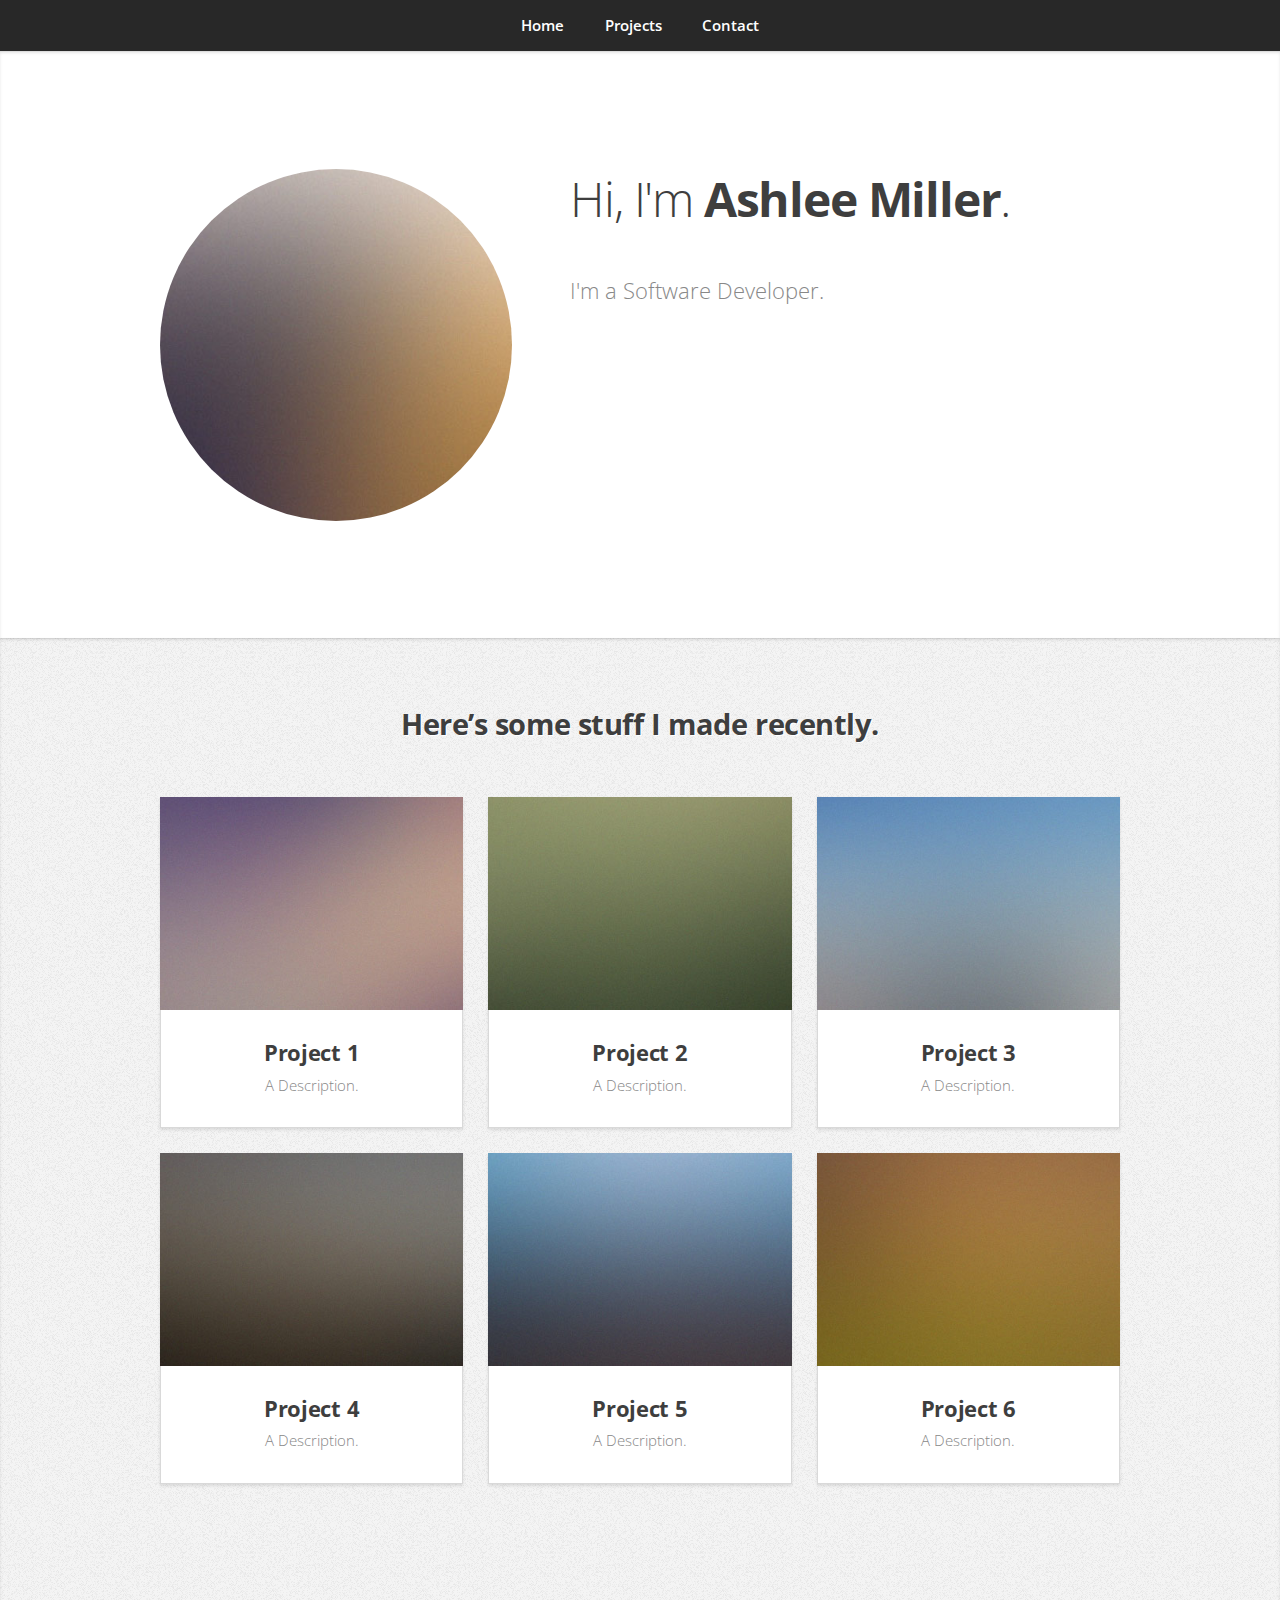
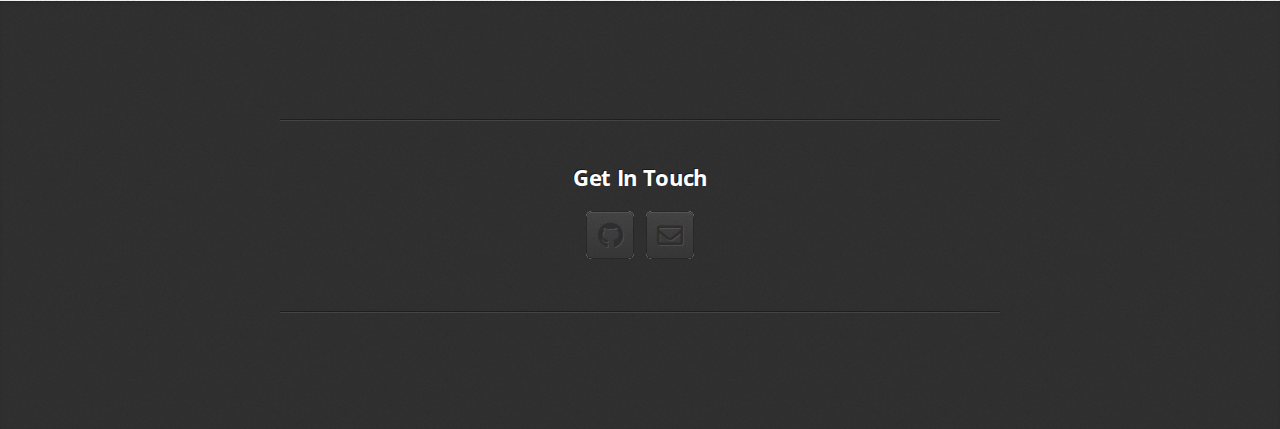
<file: index.html>
<!DOCTYPE HTML>
<!--
	Miniport by HTML5 UP
	html5up.net | @ajlkn
	Free for personal and commercial use under the CCA 3.0 license (html5up.net/license)
-->
<html>
	<head>
		<title>Ashlee Miller | Software Developer</title>
		<meta charset="utf-8" />
		<meta name="viewport" content="width=device-width, initial-scale=1, user-scalable=no" />
		<link rel="stylesheet" href="assets/css/main.css" />
	</head>
	<body class="is-preload">

		<!-- Nav -->
			<nav id="nav">
				<ul class="container">
					<li><a href="#top">Home</a></li>
					<!--<li><a href="#work">Experience</a></li>-->
					<li><a href="#portfolio">Projects</a></li>
					<li><a href="#contact">Contact</a></li>
					
				</ul>
			</nav>

		<!-- Home -->
			<article id="top" class="wrapper style1">
				<div class="container">
					<div class="row">
						<div class="col-4 col-5-large col-12-medium">
							<span class="image fit"><img src="images/pic00.jpg" alt="" /></span>
						</div>
						<div class="col-8 col-7-large col-12-medium">
							<header>
								<h1>Hi, I'm <strong>Ashlee Miller</strong>.</h1>
							</header>
							<p>I'm a Software Developer.</p>
							<!--<ul class="social">
								<li><a href="#" class="icon brands fa-linkedin-in"><span class="label">LinkedIn</span></a></li>
								<li><a href="#" class="icon brands fa-github"><span class="label">Github</span></a></li>
							</ul>-->
							<!--<a type= "button" class="button">Request Resume</a>-->
							
						</div>
					</div>
				</div>
			</article>

		<!-- Work -->
			<!-- <article id="work" class="wrapper style2">
				<div class="container">
					<header>
						<h2>Technologies:</h2>
						<p>Java</p>
						<p>C/C++</p>
						<p>Ruby</p>
						<p>GitHub</p>

					</header>
					<div class="row aln-center">
						<div class="col-4 col-6-medium col-12-small">
							<section class="box style1">
								<span class="icon featured fa-comments"></span>
								<h3>Example 1</h3>
								<p>Some Text.</p>
							</section>
						</div>
						<div class="col-4 col-6-medium col-12-small">
							<section class="box style1">
								<span class="icon solid featured fa-camera-retro"></span>
								<h3>Example 2</h3>
								<p>Some Text.</p>
							</section>
						</div>
						<div class="col-4 col-6-medium col-12-small">
							<section class="box style1">
								<span class="icon featured fa-thumbs-up"></span>
								<h3>Example 3</h3>
								<p>Some Text.</p>
							</section>
						</div>
					</div>
					<footer>
						<p></p>
						
					</footer>
				</div>
			</article> -->

		<!-- Portfolio -->
			<article id="portfolio" class="wrapper style3">
				<div class="container">
					<header>
						<h2>Here’s some stuff I made recently.</h2>
						<!--<p>A sentence.</p>-->
					</header>
					<div class="row">
						<div class="col-4 col-6-medium col-12-small">
							<article class="box style2">
								<a href="#" class="image featured"><img src="images/pic01.jpg" alt="" /></a>
								<h3><a href="#">Project 1</a></h3>
								<p>A Description.</p>
							</article>
						</div>
						<div class="col-4 col-6-medium col-12-small">
							<article class="box style2">
								<a href="#" class="image featured"><img src="images/pic02.jpg" alt="" /></a>
								<h3><a href="#">Project 2</a></h3>
								<p>A Description.</p>
							</article>
						</div>
						<div class="col-4 col-6-medium col-12-small">
							<article class="box style2">
								<a href="#" class="image featured"><img src="images/pic03.jpg" alt="" /></a>
								<h3><a href="#">Project 3</a></h3>
								<p>A Description.</p>
							</article>
						</div>
						<div class="col-4 col-6-medium col-12-small">
							<article class="box style2">
								<a href="#" class="image featured"><img src="images/pic04.jpg" alt="" /></a>
								<h3><a href="#">Project 4</a></h3>
								<p>A Description.</p>
							</article>
						</div>
						<div class="col-4 col-6-medium col-12-small">
							<article class="box style2">
								<a href="#" class="image featured"><img src="images/pic05.jpg" alt="" /></a>
								<h3><a href="#">Project 5</a></h3>
								<p>A Description.</p>
							</article>
						</div>
						<div class="col-4 col-6-medium col-12-small">
							<article class="box style2">
								<a href="#" class="image featured"><img src="images/pic06.jpg" alt="" /></a>
								<h3><a href="#">Project 6</a></h3>
								<p>A Description.</p>
							</article>
						</div>
					</div>
					<footer>
						
						
					</footer>
				</div>
			</article>

		<!-- Contact -->
			<article id="contact" class="wrapper style4">
				<div class="container medium">
				<!--	<header>
						<h2>Have me make stuff for you.</h2>
						<p>Ornare nulla proin odio consequat sapien vestibulum ipsum.</p>
					</header>
					<div class="row">
						<div class="col-12">
							<form method="post" action="#">
								<div class="row">
									<div class="col-6 col-12-small">
										<input type="text" name="name" id="name" placeholder="Name" />
									</div>
									<div class="col-6 col-12-small">
										<input type="text" name="email" id="email" placeholder="Email" />
									</div>
									<div class="col-12">
										<input type="text" name="subject" id="subject" placeholder="Subject" />
									</div>
									<div class="col-12">
										<textarea name="message" id="message" placeholder="Message"></textarea>
									</div>
									<div class="col-12">
										<ul class="actions">
											<li><input type="submit" value="Send Message" /></li>
											<li><input type="reset" value="Clear Form" class="alt" /></li>
										</ul>
									</div>
								</div>
							</form>
						</div> -->
						<div class="col-12">
							<hr />
							<h3>Get In Touch</h3>
							<ul class="social">
								<li><a href="https://github.com/Amiller26" target="_blank" rel="nofollow noopener noreferrer" class="icon brands fa-github"><span class="label">Github</span></a></li>
								<li><a href="mailto:ashlee_miller@outlook.com" target="_blank" rel="nofollow noopener noreferrer" class="icon fa-envelope"><span class="label">Email</span></a></li>
								
								<!--
								<li><a href="#" class="icon brands fa-linkedin-in"><span class="label">LinkedIn</span></a></li>	
								<li><a href="#" class="icon brands fa-github"><span class="label">Github</span></a></li>	
								<li><a href="#" class="icon solid fa-rss"><span>RSS</span></a></li>
								<li><a href="#" class="icon brands fa-instagram"><span>Instagram</span></a></li>
								<li><a href="#" class="icon brands fa-foursquare"><span>Foursquare</span></a></li>
								<li><a href="#" class="icon brands fa-skype"><span>Skype</span></a></li>
								<li><a href="#" class="icon brands fa-soundcloud"><span>Soundcloud</span></a></li>
								<li><a href="#" class="icon brands fa-youtube"><span>YouTube</span></a></li>
								<li><a href="#" class="icon brands fa-blogger"><span>Blogger</span></a></li>
								<li><a href="#" class="icon brands fa-flickr"><span>Flickr</span></a></li>
								<li><a href="#" class="icon brands fa-vimeo"><span>Vimeo</span></a></li>
								-->
							</ul>
							
							<hr />
						</div>
					</div>
					<footer>
						<ul id="copyright">
							<!--<li>&copy; Untitled. All rights reserved.</li><li>Design: <a href="http://html5up.net">HTML5 UP</a></li> -->
						</ul>
					</footer>
				</div>
			</article>

		<!-- Scripts -->
			<script src="assets/js/jquery.min.js"></script>
			<script src="assets/js/jquery.scrolly.min.js"></script>
			<script src="assets/js/browser.min.js"></script>
			<script src="assets/js/breakpoints.min.js"></script>
			<script src="assets/js/util.js"></script>
			<script src="assets/js/main.js"></script>

	</body>
</html>
</file>
<file: assets/css/main.css>
@import url("https://fonts.googleapis.com/css?family=Open+Sans:300,300italic,600,600italic,700");
@import url("fontawesome-all.min.css");

/*
	Miniport by HTML5 UP
	html5up.net | @ajlkn
	Free for personal and commercial use under the CCA 3.0 license (html5up.net/license)
*/

html, body, div, span, applet, object,
iframe, h1, h2, h3, h4, h5, h6, p, blockquote,
pre, a, abbr, acronym, address, big, cite,
code, del, dfn, em, img, ins, kbd, q, s, samp,
small, strike, strong, sub, sup, tt, var, b,
u, i, center, dl, dt, dd, ol, ul, li, fieldset,
form, label, legend, table, caption, tbody,
tfoot, thead, tr, th, td, article, aside,
canvas, details, embed, figure, figcaption,
footer, header, hgroup, menu, nav, output, ruby,
section, summary, time, mark, audio, video {
	margin: 0;
	padding: 0;
	border: 0;
	font-size: 100%;
	font: inherit;
	vertical-align: baseline;}

article, aside, details, figcaption, figure,
footer, header, hgroup, menu, nav, section {
	display: block;}

body {
	line-height: 1;
}

ol, ul {
	list-style: none;
}

blockquote, q {
	quotes: none;
}

	blockquote:before, blockquote:after, q:before, q:after {
		content: '';
		content: none;
	}

table {
	border-collapse: collapse;
	border-spacing: 0;
}

body {
	-webkit-text-size-adjust: none;
}

mark {
	background-color: transparent;
	color: inherit;
}

input::-moz-focus-inner {
	border: 0;
	padding: 0;
}

input, select, textarea {
	-moz-appearance: none;
	-webkit-appearance: none;
	-ms-appearance: none;
	appearance: none;
}

/* Basic */

	html {
		box-sizing: border-box;
	}

	*, *:before, *:after {
		box-sizing: inherit;
	}

	body {
		padding-top: 3.5em;
	}

		body.is-preload *, body.is-preload *:before, body.is-preload *:after {
			-moz-animation: none !important;
			-webkit-animation: none !important;
			-ms-animation: none !important;
			animation: none !important;
			-moz-transition: none !important;
			-webkit-transition: none !important;
			-ms-transition: none !important;
			transition: none !important;
		}

	body, input, textarea, select {
		font-family: 'Open Sans', sans-serif;
		line-height: 1.85em;
		color: #888;
		font-weight: 300;
		font-size: 13pt;
	}

	a {
		-moz-transition: color .2s ease-in-out;
		-webkit-transition: color .2s ease-in-out;
		-ms-transition: color .2s ease-in-out;
		transition: color .2s ease-in-out;
		color: #43B3E0;
		text-decoration: underline;
	}

		a:hover {
			color: #43bff0 !important;
		}

		a img {
			border: 0;
		}

	b, strong {
		font-weight: 600;
		color: #3e3e3e;
	}

	i, em {
		font-style: italic;
	}

	sub {
		position: relative;
		top: 0.5em;
		font-size: 0.8em;
	}

	sup {
		position: relative;
		top: -0.5em;
		font-size: 0.8em;
	}

	blockquote {
		border-left: solid 0.75em #eee;
		padding: 1em 0 1em 1.5em;
		font-style: italic;
	}

	h1, h2, h3, h4, h5, h6 {
		color: #3e3e3e;
		margin: 0 0 0.75em 0;
	}

	h1 a, h2 a, h3 a, h4 a, h5 a, h6 a {
		text-decoration: none;
		color: inherit;
	}

	h2, h3, h4, h5, h6 {
		font-weight: 700;
	}

	h1 {
		font-size: 3.25em;
		letter-spacing: -0.025em;
		font-weight: 300;
	}

		h1 strong {
			font-weight: 700;
		}

	h2 {
		font-size: 2em;
		letter-spacing: -0.015em;
	}

	h3 {
		font-size: 1.5em;
		letter-spacing: -0.015em;
	}

	em, i {
		font-style: italic;
	}

	br.clear {
		clear: both;
	}

	hr {
		border: 0;
		border-top: solid 1px #444;
		border-top-color: rgba(0, 0, 0, 0.35);
		box-shadow: 0px 1px 0px 0px rgba(255, 255, 255, 0.1);
		height: 1px;
		margin: 3em 0;
	}

	p, ul, ol, dl, table {
		margin-bottom: 2em;
	}

	header {
		margin: 0 0 3em 0;
	}

		header > p {
			font-size: 1.25em;
			margin: 0;
		}

	footer {
		margin: 3em 0 0 0;
	}

		footer > p {
			font-size: 1.25em;
		}

/* Container */

	.container {
		margin: 0 auto;
		max-width: calc(100% - 50px);
		width: 1200px;
	}

		.container.medium {
			width: 900px;
		}

		@media screen and (max-width: 1680px) {

			.container {
				width: 1200px;
			}

				.container.medium {
					width: 900px;
				}

		}

		@media screen and (max-width: 1280px) {

			.container {
				width: 960px;
			}

				.container.medium {
					width: 720px;
				}

		}

		@media screen and (max-width: 980px) {

			.container {
				width: 100%;
			}

				.container.medium {
					width: 75%;
				}

		}

		@media screen and (max-width: 736px) {

			.container {
				width: 100%;
				max-width: calc(100% - 30px);
			}

				.container.medium {
					width: 100%;
				}

		}

/* Row */

	.row {
		display: flex;
		flex-wrap: wrap;
		box-sizing: border-box;
		align-items: stretch;
	}

		.row > * {
			box-sizing: border-box;
		}

		.row.gtr-uniform > * > :last-child {
			margin-bottom: 0;
		}

		.row.aln-left {
			justify-content: flex-start;
		}

		.row.aln-center {
			justify-content: center;
		}

		.row.aln-right {
			justify-content: flex-end;
		}

		.row.aln-top {
			align-items: flex-start;
		}

		.row.aln-middle {
			align-items: center;
		}

		.row.aln-bottom {
			align-items: flex-end;
		}

		.row > .imp {
			order: -1;
		}

		.row > .col-1 {
			width: 8.33333%;
		}

		.row > .off-1 {
			margin-left: 8.33333%;
		}

		.row > .col-2 {
			width: 16.66667%;
		}

		.row > .off-2 {
			margin-left: 16.66667%;
		}

		.row > .col-3 {
			width: 25%;
		}

		.row > .off-3 {
			margin-left: 25%;
		}

		.row > .col-4 {
			width: 33.33333%;
		}

		.row > .off-4 {
			margin-left: 33.33333%;
		}

		.row > .col-5 {
			width: 41.66667%;
		}

		.row > .off-5 {
			margin-left: 41.66667%;
		}

		.row > .col-6 {
			width: 50%;
		}

		.row > .off-6 {
			margin-left: 50%;
		}

		.row > .col-7 {
			width: 58.33333%;
		}

		.row > .off-7 {
			margin-left: 58.33333%;
		}

		.row > .col-8 {
			width: 66.66667%;
		}

		.row > .off-8 {
			margin-left: 66.66667%;
		}

		.row > .col-9 {
			width: 75%;
		}

		.row > .off-9 {
			margin-left: 75%;
		}

		.row > .col-10 {
			width: 83.33333%;
		}

		.row > .off-10 {
			margin-left: 83.33333%;
		}

		.row > .col-11 {
			width: 91.66667%;
		}

		.row > .off-11 {
			margin-left: 91.66667%;
		}

		.row > .col-12 {
			width: 100%;
		}

		.row > .off-12 {
			margin-left: 100%;
		}

		.row.gtr-0 {
			margin-top: 0px;
			margin-left: 0px;
		}

			.row.gtr-0 > * {
				padding: 0px 0 0 0px;
			}

			.row.gtr-0.gtr-uniform {
				margin-top: 0px;
			}

				.row.gtr-0.gtr-uniform > * {
					padding-top: 0px;
				}

		.row.gtr-25 {
			margin-top: -6.25px;
			margin-left: -6.25px;
		}

			.row.gtr-25 > * {
				padding: 6.25px 0 0 6.25px;
			}

			.row.gtr-25.gtr-uniform {
				margin-top: -6.25px;
			}

				.row.gtr-25.gtr-uniform > * {
					padding-top: 6.25px;
				}

		.row.gtr-50 {
			margin-top: -12.5px;
			margin-left: -12.5px;
		}

			.row.gtr-50 > * {
				padding: 12.5px 0 0 12.5px;
			}

			.row.gtr-50.gtr-uniform {
				margin-top: -12.5px;
			}

				.row.gtr-50.gtr-uniform > * {
					padding-top: 12.5px;
				}

		.row {
			margin-top: -25px;
			margin-left: -25px;
		}

			.row > * {
				padding: 25px 0 0 25px;
			}

			.row.gtr-uniform {
				margin-top: -25px;
			}

				.row.gtr-uniform > * {
					padding-top: 25px;
				}

		.row.gtr-150 {
			margin-top: -37.5px;
			margin-left: -37.5px;
		}

			.row.gtr-150 > * {
				padding: 37.5px 0 0 37.5px;
			}

			.row.gtr-150.gtr-uniform {
				margin-top: -37.5px;
			}

				.row.gtr-150.gtr-uniform > * {
					padding-top: 37.5px;
				}

		.row.gtr-200 {
			margin-top: -50px;
			margin-left: -50px;
		}

			.row.gtr-200 > * {
				padding: 50px 0 0 50px;
			}

			.row.gtr-200.gtr-uniform {
				margin-top: -50px;
			}

				.row.gtr-200.gtr-uniform > * {
					padding-top: 50px;
				}

		@media screen and (max-width: 1680px) {

			.row {
				display: flex;
				flex-wrap: wrap;
				box-sizing: border-box;
				align-items: stretch;
			}

				.row > * {
					box-sizing: border-box;
				}

				.row.gtr-uniform > * > :last-child {
					margin-bottom: 0;
				}

				.row.aln-left {
					justify-content: flex-start;
				}

				.row.aln-center {
					justify-content: center;
				}

				.row.aln-right {
					justify-content: flex-end;
				}

				.row.aln-top {
					align-items: flex-start;
				}

				.row.aln-middle {
					align-items: center;
				}

				.row.aln-bottom {
					align-items: flex-end;
				}

				.row > .imp-xlarge {
					order: -1;
				}

				.row > .col-1-xlarge {
					width: 8.33333%;
				}

				.row > .off-1-xlarge {
					margin-left: 8.33333%;
				}

				.row > .col-2-xlarge {
					width: 16.66667%;
				}

				.row > .off-2-xlarge {
					margin-left: 16.66667%;
				}

				.row > .col-3-xlarge {
					width: 25%;
				}

				.row > .off-3-xlarge {
					margin-left: 25%;
				}

				.row > .col-4-xlarge {
					width: 33.33333%;
				}

				.row > .off-4-xlarge {
					margin-left: 33.33333%;
				}

				.row > .col-5-xlarge {
					width: 41.66667%;
				}

				.row > .off-5-xlarge {
					margin-left: 41.66667%;
				}

				.row > .col-6-xlarge {
					width: 50%;
				}

				.row > .off-6-xlarge {
					margin-left: 50%;
				}

				.row > .col-7-xlarge {
					width: 58.33333%;
				}

				.row > .off-7-xlarge {
					margin-left: 58.33333%;
				}

				.row > .col-8-xlarge {
					width: 66.66667%;
				}

				.row > .off-8-xlarge {
					margin-left: 66.66667%;
				}

				.row > .col-9-xlarge {
					width: 75%;
				}

				.row > .off-9-xlarge {
					margin-left: 75%;
				}

				.row > .col-10-xlarge {
					width: 83.33333%;
				}

				.row > .off-10-xlarge {
					margin-left: 83.33333%;
				}

				.row > .col-11-xlarge {
					width: 91.66667%;
				}

				.row > .off-11-xlarge {
					margin-left: 91.66667%;
				}

				.row > .col-12-xlarge {
					width: 100%;
				}

				.row > .off-12-xlarge {
					margin-left: 100%;
				}

				.row.gtr-0 {
					margin-top: 0px;
					margin-left: 0px;
				}

					.row.gtr-0 > * {
						padding: 0px 0 0 0px;
					}

					.row.gtr-0.gtr-uniform {
						margin-top: 0px;
					}

						.row.gtr-0.gtr-uniform > * {
							padding-top: 0px;
						}

				.row.gtr-25 {
					margin-top: -6.25px;
					margin-left: -6.25px;
				}

					.row.gtr-25 > * {
						padding: 6.25px 0 0 6.25px;
					}

					.row.gtr-25.gtr-uniform {
						margin-top: -6.25px;
					}

						.row.gtr-25.gtr-uniform > * {
							padding-top: 6.25px;
						}

				.row.gtr-50 {
					margin-top: -12.5px;
					margin-left: -12.5px;
				}

					.row.gtr-50 > * {
						padding: 12.5px 0 0 12.5px;
					}

					.row.gtr-50.gtr-uniform {
						margin-top: -12.5px;
					}

						.row.gtr-50.gtr-uniform > * {
							padding-top: 12.5px;
						}

				.row {
					margin-top: -25px;
					margin-left: -25px;
				}

					.row > * {
						padding: 25px 0 0 25px;
					}

					.row.gtr-uniform {
						margin-top: -25px;
					}

						.row.gtr-uniform > * {
							padding-top: 25px;
						}

				.row.gtr-150 {
					margin-top: -37.5px;
					margin-left: -37.5px;
				}

					.row.gtr-150 > * {
						padding: 37.5px 0 0 37.5px;
					}

					.row.gtr-150.gtr-uniform {
						margin-top: -37.5px;
					}

						.row.gtr-150.gtr-uniform > * {
							padding-top: 37.5px;
						}

				.row.gtr-200 {
					margin-top: -50px;
					margin-left: -50px;
				}

					.row.gtr-200 > * {
						padding: 50px 0 0 50px;
					}

					.row.gtr-200.gtr-uniform {
						margin-top: -50px;
					}

						.row.gtr-200.gtr-uniform > * {
							padding-top: 50px;
						}

		}

		@media screen and (max-width: 1280px) {

			.row {
				display: flex;
				flex-wrap: wrap;
				box-sizing: border-box;
				align-items: stretch;
			}

				.row > * {
					box-sizing: border-box;
				}

				.row.gtr-uniform > * > :last-child {
					margin-bottom: 0;
				}

				.row.aln-left {
					justify-content: flex-start;
				}

				.row.aln-center {
					justify-content: center;
				}

				.row.aln-right {
					justify-content: flex-end;
				}

				.row.aln-top {
					align-items: flex-start;
				}

				.row.aln-middle {
					align-items: center;
				}

				.row.aln-bottom {
					align-items: flex-end;
				}

				.row > .imp-large {
					order: -1;
				}

				.row > .col-1-large {
					width: 8.33333%;
				}

				.row > .off-1-large {
					margin-left: 8.33333%;
				}

				.row > .col-2-large {
					width: 16.66667%;
				}

				.row > .off-2-large {
					margin-left: 16.66667%;
				}

				.row > .col-3-large {
					width: 25%;
				}

				.row > .off-3-large {
					margin-left: 25%;
				}

				.row > .col-4-large {
					width: 33.33333%;
				}

				.row > .off-4-large {
					margin-left: 33.33333%;
				}

				.row > .col-5-large {
					width: 41.66667%;
				}

				.row > .off-5-large {
					margin-left: 41.66667%;
				}

				.row > .col-6-large {
					width: 50%;
				}

				.row > .off-6-large {
					margin-left: 50%;
				}

				.row > .col-7-large {
					width: 58.33333%;
				}

				.row > .off-7-large {
					margin-left: 58.33333%;
				}

				.row > .col-8-large {
					width: 66.66667%;
				}

				.row > .off-8-large {
					margin-left: 66.66667%;
				}

				.row > .col-9-large {
					width: 75%;
				}

				.row > .off-9-large {
					margin-left: 75%;
				}

				.row > .col-10-large {
					width: 83.33333%;
				}

				.row > .off-10-large {
					margin-left: 83.33333%;
				}

				.row > .col-11-large {
					width: 91.66667%;
				}

				.row > .off-11-large {
					margin-left: 91.66667%;
				}

				.row > .col-12-large {
					width: 100%;
				}

				.row > .off-12-large {
					margin-left: 100%;
				}

				.row.gtr-0 {
					margin-top: 0px;
					margin-left: 0px;
				}

					.row.gtr-0 > * {
						padding: 0px 0 0 0px;
					}

					.row.gtr-0.gtr-uniform {
						margin-top: 0px;
					}

						.row.gtr-0.gtr-uniform > * {
							padding-top: 0px;
						}

				.row.gtr-25 {
					margin-top: -6.25px;
					margin-left: -6.25px;
				}

					.row.gtr-25 > * {
						padding: 6.25px 0 0 6.25px;
					}

					.row.gtr-25.gtr-uniform {
						margin-top: -6.25px;
					}

						.row.gtr-25.gtr-uniform > * {
							padding-top: 6.25px;
						}

				.row.gtr-50 {
					margin-top: -12.5px;
					margin-left: -12.5px;
				}

					.row.gtr-50 > * {
						padding: 12.5px 0 0 12.5px;
					}

					.row.gtr-50.gtr-uniform {
						margin-top: -12.5px;
					}

						.row.gtr-50.gtr-uniform > * {
							padding-top: 12.5px;
						}

				.row {
					margin-top: -25px;
					margin-left: -25px;
				}

					.row > * {
						padding: 25px 0 0 25px;
					}

					.row.gtr-uniform {
						margin-top: -25px;
					}

						.row.gtr-uniform > * {
							padding-top: 25px;
						}

				.row.gtr-150 {
					margin-top: -37.5px;
					margin-left: -37.5px;
				}

					.row.gtr-150 > * {
						padding: 37.5px 0 0 37.5px;
					}

					.row.gtr-150.gtr-uniform {
						margin-top: -37.5px;
					}

						.row.gtr-150.gtr-uniform > * {
							padding-top: 37.5px;
						}

				.row.gtr-200 {
					margin-top: -50px;
					margin-left: -50px;
				}

					.row.gtr-200 > * {
						padding: 50px 0 0 50px;
					}

					.row.gtr-200.gtr-uniform {
						margin-top: -50px;
					}

						.row.gtr-200.gtr-uniform > * {
							padding-top: 50px;
						}

		}

		@media screen and (max-width: 980px) {

			.row {
				display: flex;
				flex-wrap: wrap;
				box-sizing: border-box;
				align-items: stretch;
			}

				.row > * {
					box-sizing: border-box;
				}

				.row.gtr-uniform > * > :last-child {
					margin-bottom: 0;
				}

				.row.aln-left {
					justify-content: flex-start;
				}

				.row.aln-center {
					justify-content: center;
				}

				.row.aln-right {
					justify-content: flex-end;
				}

				.row.aln-top {
					align-items: flex-start;
				}

				.row.aln-middle {
					align-items: center;
				}

				.row.aln-bottom {
					align-items: flex-end;
				}

				.row > .imp-medium {
					order: -1;
				}

				.row > .col-1-medium {
					width: 8.33333%;
				}

				.row > .off-1-medium {
					margin-left: 8.33333%;
				}

				.row > .col-2-medium {
					width: 16.66667%;
				}

				.row > .off-2-medium {
					margin-left: 16.66667%;
				}

				.row > .col-3-medium {
					width: 25%;
				}

				.row > .off-3-medium {
					margin-left: 25%;
				}

				.row > .col-4-medium {
					width: 33.33333%;
				}

				.row > .off-4-medium {
					margin-left: 33.33333%;
				}

				.row > .col-5-medium {
					width: 41.66667%;
				}

				.row > .off-5-medium {
					margin-left: 41.66667%;
				}

				.row > .col-6-medium {
					width: 50%;
				}

				.row > .off-6-medium {
					margin-left: 50%;
				}

				.row > .col-7-medium {
					width: 58.33333%;
				}

				.row > .off-7-medium {
					margin-left: 58.33333%;
				}

				.row > .col-8-medium {
					width: 66.66667%;
				}

				.row > .off-8-medium {
					margin-left: 66.66667%;
				}

				.row > .col-9-medium {
					width: 75%;
				}

				.row > .off-9-medium {
					margin-left: 75%;
				}

				.row > .col-10-medium {
					width: 83.33333%;
				}

				.row > .off-10-medium {
					margin-left: 83.33333%;
				}

				.row > .col-11-medium {
					width: 91.66667%;
				}

				.row > .off-11-medium {
					margin-left: 91.66667%;
				}

				.row > .col-12-medium {
					width: 100%;
				}

				.row > .off-12-medium {
					margin-left: 100%;
				}

				.row.gtr-0 {
					margin-top: 0px;
					margin-left: 0px;
				}

					.row.gtr-0 > * {
						padding: 0px 0 0 0px;
					}

					.row.gtr-0.gtr-uniform {
						margin-top: 0px;
					}

						.row.gtr-0.gtr-uniform > * {
							padding-top: 0px;
						}

				.row.gtr-25 {
					margin-top: -6.25px;
					margin-left: -6.25px;
				}

					.row.gtr-25 > * {
						padding: 6.25px 0 0 6.25px;
					}

					.row.gtr-25.gtr-uniform {
						margin-top: -6.25px;
					}

						.row.gtr-25.gtr-uniform > * {
							padding-top: 6.25px;
						}

				.row.gtr-50 {
					margin-top: -12.5px;
					margin-left: -12.5px;
				}

					.row.gtr-50 > * {
						padding: 12.5px 0 0 12.5px;
					}

					.row.gtr-50.gtr-uniform {
						margin-top: -12.5px;
					}

						.row.gtr-50.gtr-uniform > * {
							padding-top: 12.5px;
						}

				.row {
					margin-top: -25px;
					margin-left: -25px;
				}

					.row > * {
						padding: 25px 0 0 25px;
					}

					.row.gtr-uniform {
						margin-top: -25px;
					}

						.row.gtr-uniform > * {
							padding-top: 25px;
						}

				.row.gtr-150 {
					margin-top: -37.5px;
					margin-left: -37.5px;
				}

					.row.gtr-150 > * {
						padding: 37.5px 0 0 37.5px;
					}

					.row.gtr-150.gtr-uniform {
						margin-top: -37.5px;
					}

						.row.gtr-150.gtr-uniform > * {
							padding-top: 37.5px;
						}

				.row.gtr-200 {
					margin-top: -50px;
					margin-left: -50px;
				}

					.row.gtr-200 > * {
						padding: 50px 0 0 50px;
					}

					.row.gtr-200.gtr-uniform {
						margin-top: -50px;
					}

						.row.gtr-200.gtr-uniform > * {
							padding-top: 50px;
						}

		}

		@media screen and (max-width: 736px) {

			.row {
				display: flex;
				flex-wrap: wrap;
				box-sizing: border-box;
				align-items: stretch;
			}

				.row > * {
					box-sizing: border-box;
				}

				.row.gtr-uniform > * > :last-child {
					margin-bottom: 0;
				}

				.row.aln-left {
					justify-content: flex-start;
				}

				.row.aln-center {
					justify-content: center;
				}

				.row.aln-right {
					justify-content: flex-end;
				}

				.row.aln-top {
					align-items: flex-start;
				}

				.row.aln-middle {
					align-items: center;
				}

				.row.aln-bottom {
					align-items: flex-end;
				}

				.row > .imp-small {
					order: -1;
				}

				.row > .col-1-small {
					width: 8.33333%;
				}

				.row > .off-1-small {
					margin-left: 8.33333%;
				}

				.row > .col-2-small {
					width: 16.66667%;
				}

				.row > .off-2-small {
					margin-left: 16.66667%;
				}

				.row > .col-3-small {
					width: 25%;
				}

				.row > .off-3-small {
					margin-left: 25%;
				}

				.row > .col-4-small {
					width: 33.33333%;
				}

				.row > .off-4-small {
					margin-left: 33.33333%;
				}

				.row > .col-5-small {
					width: 41.66667%;
				}

				.row > .off-5-small {
					margin-left: 41.66667%;
				}

				.row > .col-6-small {
					width: 50%;
				}

				.row > .off-6-small {
					margin-left: 50%;
				}

				.row > .col-7-small {
					width: 58.33333%;
				}

				.row > .off-7-small {
					margin-left: 58.33333%;
				}

				.row > .col-8-small {
					width: 66.66667%;
				}

				.row > .off-8-small {
					margin-left: 66.66667%;
				}

				.row > .col-9-small {
					width: 75%;
				}

				.row > .off-9-small {
					margin-left: 75%;
				}

				.row > .col-10-small {
					width: 83.33333%;
				}

				.row > .off-10-small {
					margin-left: 83.33333%;
				}

				.row > .col-11-small {
					width: 91.66667%;
				}

				.row > .off-11-small {
					margin-left: 91.66667%;
				}

				.row > .col-12-small {
					width: 100%;
				}

				.row > .off-12-small {
					margin-left: 100%;
				}

				.row.gtr-0 {
					margin-top: 0px;
					margin-left: 0px;
				}

					.row.gtr-0 > * {
						padding: 0px 0 0 0px;
					}

					.row.gtr-0.gtr-uniform {
						margin-top: 0px;
					}

						.row.gtr-0.gtr-uniform > * {
							padding-top: 0px;
						}

				.row.gtr-25 {
					margin-top: -3.75px;
					margin-left: -3.75px;
				}

					.row.gtr-25 > * {
						padding: 3.75px 0 0 3.75px;
					}

					.row.gtr-25.gtr-uniform {
						margin-top: -3.75px;
					}

						.row.gtr-25.gtr-uniform > * {
							padding-top: 3.75px;
						}

				.row.gtr-50 {
					margin-top: -7.5px;
					margin-left: -7.5px;
				}

					.row.gtr-50 > * {
						padding: 7.5px 0 0 7.5px;
					}

					.row.gtr-50.gtr-uniform {
						margin-top: -7.5px;
					}

						.row.gtr-50.gtr-uniform > * {
							padding-top: 7.5px;
						}

				.row {
					margin-top: -15px;
					margin-left: -15px;
				}

					.row > * {
						padding: 15px 0 0 15px;
					}

					.row.gtr-uniform {
						margin-top: -15px;
					}

						.row.gtr-uniform > * {
							padding-top: 15px;
						}

				.row.gtr-150 {
					margin-top: -22.5px;
					margin-left: -22.5px;
				}

					.row.gtr-150 > * {
						padding: 22.5px 0 0 22.5px;
					}

					.row.gtr-150.gtr-uniform {
						margin-top: -22.5px;
					}

						.row.gtr-150.gtr-uniform > * {
							padding-top: 22.5px;
						}

				.row.gtr-200 {
					margin-top: -30px;
					margin-left: -30px;
				}

					.row.gtr-200 > * {
						padding: 30px 0 0 30px;
					}

					.row.gtr-200.gtr-uniform {
						margin-top: -30px;
					}

						.row.gtr-200.gtr-uniform > * {
							padding-top: 30px;
						}

		}

/* Form */

	form label {
		color: #3e3e3e;
		font-weight: 700;
		display: block;
		margin: 0 0 0.5em 0;
	}

	form input[type=text],
	form input[type=email],
	form input[type=password],
	form select,
	form textarea {
		-moz-transition: background .2s ease-in-out, box-shadow .2s ease-in-out;
		-webkit-transition: background .2s ease-in-out, box-shadow .2s ease-in-out;
		-ms-transition: background .2s ease-in-out, box-shadow .2s ease-in-out;
		transition: background .2s ease-in-out, box-shadow .2s ease-in-out;
		-webkit-appearance: none;
		display: block;
		border: 0;
		padding: 0.75em;
		font-size: 1em;
		border-radius: 8px;
		border: solid 1px #ddd;
		background: #fff;
		color: #bbb;
		box-shadow: inset 0px 2px 3px 1px rgba(0, 0, 0, 0.05), 0px 1px 0px 0px rgba(255, 255, 255, 0.025);
		width: 100%;
	}

		form input[type=text]:focus,
		form input[type=email]:focus,
		form input[type=password]:focus,
		form select:focus,
		form textarea:focus {
			background: #fafafa;
			box-shadow: inset 0px 2px 5px 0px rgba(0, 0, 0, 0.05), 0px 1px 0px 0px rgba(255, 255, 255, 0.025), inset 0px 0px 2px 1px #43bff0;
		}

	form textarea {
		height: 15em;
	}

	form .actions:last-child {
		margin-bottom: 0;
	}

	form ::-webkit-input-placeholder {
		color: #555 !important;
	}

	form :-moz-placeholder {
		color: #555 !important;
	}

	form ::-moz-placeholder {
		color: #555 !important;
	}

	form :-ms-input-placeholder {
		color: #555 !important;
	}

	form ::-moz-focus-inner {
		border: 0;
	}

/* Tables */

	table {
		width: 100%;
	}

		table.default {
			width: 100%;
		}

			table.default tr {
				border-top: solid 1px #eee;
			}

				table.default tr:first-child {
					border-top: 0;
				}

			table.default td {
				padding: 0.5em 1em 0.5em 1em;
			}

			table.default th {
				text-align: left;
				padding: 0.5em 1em 0.5em 1em;
				font-weight: 600;
				margin: 0 0 1em 0;
			}

			table.default thead {
				background: #4f4f4f;
				color: #fff;
			}

/* Section/Article */

	section, article {
		margin-bottom: 3em;
	}

	section > :last-child,
	article > :last-child,
	section:last-child,
	article:last-child {
		margin-bottom: 0;
	}

/* Image */

	.image {
		display: inline-block;
		position: relative;
	}

		.image img {
			display: block;
			width: 100%;
		}

		.image.fit {
			display: block;
			width: 100%;
		}

		.image.featured {
			display: block;
			width: 100%;
			margin: 0 0 2em 0;
		}

		.image.left {
			float: left;
			margin: 0 2em 2em 0;
		}

		.image.centered {
			display: block;
			margin: 0 0 2em 0;
		}

			.image.centered img {
				margin: 0 auto;
				width: auto;
			}

/* Button */

	input[type="button"],
	input[type="submit"],
	input[type="reset"],
	button,
	.button {
		background-image: url("images/bg.png"), -moz-linear-gradient(top, rgba(0, 0, 0, 0), rgba(0, 0, 0, 0.2));
		background-image: url("images/bg.png"), -webkit-linear-gradient(top, rgba(0, 0, 0, 0), rgba(0, 0, 0, 0.2));
		background-image: url("images/bg.png"), -ms-linear-gradient(top, rgba(0, 0, 0, 0), rgba(0, 0, 0, 0.2));
		background-image: url("images/bg.png"), linear-gradient(top, rgba(0, 0, 0, 0), rgba(0, 0, 0, 0.2));
		-moz-transition: background-color .2s ease-in-out;
		-webkit-transition: background-color .2s ease-in-out;
		-ms-transition: background-color .2s ease-in-out;
		transition: background-color .2s ease-in-out;
		-webkit-appearance: none;
		position: relative;
		display: inline-block;
		color: #fff !important;
		text-decoration: none;
		font-weight: 700;
		border: 0;
		outline: 0;
		cursor: pointer;
		border-radius: 8px;
		text-shadow: -1px -1px 0.5px rgba(0, 0, 0, 0.5);
		overflow: hidden;
		box-shadow: inset 0px 0px 0px 1px rgba(0, 0, 0, 0.5), inset 0px 2px 1px 0px rgba(255, 255, 255, 0.75);
		background-color: #43B3E0;
		padding: 1em 2.35em 1em 2.35em;
		font-size: 1.1em;
		max-width: 24em;
	}

		input[type="button"]:hover,
		input[type="submit"]:hover,
		input[type="reset"]:hover,
		button:hover,
		.button:hover {
			background-color: #43bff0;
			color: #fff !important;
		}

		input[type="button"]:active,
		input[type="submit"]:active,
		input[type="reset"]:active,
		button:active,
		.button:active {
			background-color: #3BA8D3;
			top: 1px;
		}

		input[type="button"].large,
		input[type="submit"].large,
		input[type="reset"].large,
		button.large,
		.button.large {
			font-size: 1.5em;
			letter-spacing: -0.025em;
		}

		input[type="button"].alt,
		input[type="submit"].alt,
		input[type="reset"].alt,
		button.alt,
		.button.alt {
			background-color: #444;
			box-shadow: inset 0px 0px 0px 1px #242424, inset 0px 2px 1px 0px rgba(255, 255, 255, 0.2);
		}

			input[type="button"].alt:hover,
			input[type="submit"].alt:hover,
			input[type="reset"].alt:hover,
			button.alt:hover,
			.button.alt:hover {
				background-color: #4f4f4f;
				color: #fff !important;
			}

			input[type="button"].alt:active,
			input[type="submit"].alt:active,
			input[type="reset"].alt:active,
			button.alt:active,
			.button.alt:active {
				background-color: #3f3f3f;
			}

/* List */

	ul {
		list-style: disc;
		padding-left: 1em;
	}

		ul li {
			padding-left: 0.5em;
		}

	ol {
		list-style: decimal;
		padding-left: 1.25em;
	}

		ol li {
			padding-left: 0.25em;
		}

/* Social */

	ul.social {
		cursor: default;
		margin: 0;
		list-style: none;
		padding-left: 0;
	}

		ul.social li {
			position: relative;
			display: inline-block;
			margin: 0.25em;
			top: 0;
			padding-left: 0;
		}

			ul.social li a {
				-moz-transition: top .2s ease-in-out;
				-webkit-transition: top .2s ease-in-out;
				-ms-transition: top .2s ease-in-out;
				transition: top .2s ease-in-out;
				display: block;
				width: 48px;
				height: 48px;
				border-radius: 6px;
				top: 0;
				position: relative;
			}

				ul.social li a:before {
					background-image: url("images/bg.png"), -moz-linear-gradient(top, rgba(0, 0, 0, 0), rgba(0, 0, 0, 0.2));
					background-image: url("images/bg.png"), -webkit-linear-gradient(top, rgba(0, 0, 0, 0), rgba(0, 0, 0, 0.2));
					background-image: url("images/bg.png"), -ms-linear-gradient(top, rgba(0, 0, 0, 0), rgba(0, 0, 0, 0.2));
					background-image: url("images/bg.png"), linear-gradient(top, rgba(0, 0, 0, 0), rgba(0, 0, 0, 0.2));
					-moz-transition: background-color .2s ease-in-out;
					-webkit-transition: background-color .2s ease-in-out;
					-ms-transition: background-color .2s ease-in-out;
					transition: background-color .2s ease-in-out;
					background-color: #444;
					border-radius: 6px;
					box-shadow: inset 0px 0px 0px 1px #282828, inset 0px 2px 1px 0px rgba(255, 255, 255, 0.1);
					color: #2E2E2E !important;
					display: block;
					font-size: 26px;
					height: 48px;
					line-height: 48px;
					text-align: center;
					outline: 0;
					overflow: hidden;
					text-shadow: 1px 1px 0px rgba(255, 255, 255, 0.1);
					width: 48px;
				}

				ul.social li a.fa-envelope {
					background-color: #FAFAFA;
				}

				ul.social li a.fa-twitter {
					background-color: #2DAAE4;
				}

				ul.social li a.fa-facebook-f {
					background-color: #3C5A98;
				}

				ul.social li a.fa-dribbble {
					background-color: #C4376B;
				}

				ul.social li a.fa-linkedin-in {
					background-color: #006599;
				}

				ul.social li a.fa-tumblr {
					background-color: #51718A;
				}

				ul.social li a.fa-google-plus {
					background-color: #DA2713;
				}

				ul.social li a.fa-github {
					background-color: #FAFAFA;
				}

				ul.social li a.fa-rss {
					background-color: #F2600B;
				}

				ul.social li a.fa-instagram {
					background-color: #E0D7C8;
				}

				ul.social li a.fa-foursquare {
					background-color: #39A3D4;
				}

				ul.social li a.fa-skype {
					background-color: #10BEF1;
				}

				ul.social li a.fa-soundcloud {
					background-color: #FE5419;
				}

				ul.social li a.fa-youtube {
					background-color: #BF2E25;
				}

				ul.social li a.fa-blogger {
					background-color: #FF6501;
				}

				ul.social li a.fa-flickr {
					background-color: #0062DB;
				}

				ul.social li a.fa-vimeo {
					background-color: #4C8AB0;
				}

				ul.social li a:hover {
					top: -5px;
				}

					ul.social li a:hover:before {
						background-color: transparent;
					}

/* Actions */

	ul.actions {
		list-style: none;
		padding-left: 0;
	}

		ul.actions li {
			display: inline-block;
			margin: 0 0 0 1em;
			padding-left: 0;
		}

			ul.actions li:first-child {
				margin-left: 0;
			}

/* Box */

	.box {
		background: #fff;
		box-shadow: inset 0px 0px 0px 1px rgba(0, 0, 0, 0.15), 0px 2px 3px 0px rgba(0, 0, 0, 0.1);
		text-align: center;
		padding: 2em;
	}

		.box.style1 {
			padding: 3em 2em 3.5em 2em;
		}

			.box.style1 h3 {
				margin-bottom: 0.5em;
			}

		.box.style2 h3 {
			margin-bottom: 0.25em;
		}

		.box.style2 .image {
			position: relative;
			left: 2em;
			top: 2em;
			margin: -4em 0 4em -4em;
			width: auto;
		}

/* Icons */

	.icon {
		text-decoration: none;
		text-decoration: none;
	}

		.icon:before {
			-moz-osx-font-smoothing: grayscale;
			-webkit-font-smoothing: antialiased;
			display: inline-block;
			font-style: normal;
			font-variant: normal;
			text-rendering: auto;
			line-height: 1;
			text-transform: none !important;
			font-family: 'Font Awesome 5 Free';
			font-weight: 400;
		}

		.icon:before {
			font-size: 1.25em;
		}

		.icon > .label {
			display: none;
		}

		.icon.solid:before {
			font-weight: 900;
		}

		.icon.brands:before {
			font-family: 'Font Awesome 5 Brands';
		}

		.icon.featured {
			color: #EA8A95;
			display: block;
			margin: 0 0 1.5em 0;
			cursor: default;
		}

			.icon.featured:before {
				font-size: 6em;
			}

/* Wrappers */

	.wrapper {
		background-image: url("images/bg.png");
		box-shadow: inset 0px 1px 0px 0px rgba(0, 0, 0, 0.05), inset 0px 2px 3px 0px rgba(0, 0, 0, 0.1);
		padding: 8em 0 8em 0;
		text-align: center;
	}

		.wrapper.style1 {
			background-image: none;
			background-color: #fff;
		}

		.wrapper.style2 {
			background-color: #fafafa;
			text-shadow: 1px 1px 0px #fff;
		}

		.wrapper.style3 {
			background-color: #f4f4f4;
			text-shadow: 1px 1px 0px #fff;
		}

		.wrapper.style4 {
			background-color: #303030;
			color: #999;
			text-shadow: -1px -1px 0px #181818;
		}

			.wrapper.style4 h1, .wrapper.style4 h2, .wrapper.style4 h3, .wrapper.style4 h4, .wrapper.style4 h5, .wrapper.style4 h6 {
				color: #fff;
			}

			.wrapper.style4 form input[type=text],
			.wrapper.style4 form input[type=password],
			.wrapper.style4 form select,
			.wrapper.style4 form textarea {
				border: none;
				background: #282828;
			}

				.wrapper.style4 form input[type=text]:focus,
				.wrapper.style4 form input[type=password]:focus,
				.wrapper.style4 form select:focus,
				.wrapper.style4 form textarea:focus {
					background: #252525;
				}

/* Nav */

	#nav {
		background-color: #282828;
		text-align: center;
		position: fixed;
		left: 0;
		top: 0;
		width: 100%;
		z-index: 10000;
		cursor: default;
		height: 3.5em;
		line-height: 3.5em;
	}

		#nav ul {
			margin-bottom: 0;
			list-style: none;
			padding-left: 0;
		}

		#nav li {
			display: inline-block;
			padding-left: 0;
		}

		#nav a {
			-moz-transition: background-color .2s ease-in-out;
			-webkit-transition: background-color .2s ease-in-out;
			-ms-transition: background-color .2s ease-in-out;
			transition: background-color .2s ease-in-out;
			position: relative;
			display: block;
			color: #fff;
			text-decoration: none;
			outline: 0;
			font-weight: 600;
			border-radius: 8px;
			color: #fff;
			height: 2.5em;
			line-height: 2.5em;
			padding: 0 1.25em;
		}

			#nav a:hover {
				color: #fff !important;
				background: #383838;
			}

			#nav a.active {
				background: #484848;
			}

				#nav a.active:before {
					content: '';
					display: block;
					position: absolute;
					bottom: -0.6em;
					left: 50%;
					margin-left: -0.75em;
					border-left: solid 0.75em transparent;
					border-right: solid 0.75em transparent;
					border-top: solid 0.6em #282828;
				}

/* Articles */

	body > article {
		margin-bottom: 0;
	}

	#top {
		padding: 10em 0 10em 0;
		text-align: left;
	}

		#top .image {
			border-radius: 100%;
			width: 20em;
			height: 20em;
			margin: 0;
		}

			#top .image img {
				border-radius: 100%;
			}

		#top h1 {
			margin-top: 0.35em;
		}

		#top p {
			font-size: 1.5em;
			line-height: 1.75em;
		}

			#top p a {
				color: inherit;
			}

	#contact footer {
		font-size: 0.9em;
	}

/* Copyright */

	#copyright {
		color: #666;
		font-size: 1em;
		line-height: 1em;
		list-style: none;
		padding-left: 0;
		margin-bottom: 0;
	}

		#copyright li {
			display: inline-block;
			border-left: solid 1px rgba(0, 0, 0, 0.5);
			box-shadow: -1px 0px 0px 0px rgba(255, 255, 255, 0.1);
			padding: 0 0 0 1em;
			margin: 0 0 0 1em;
		}

			#copyright li:first-child {
				border: 0;
				box-shadow: none;
				padding-left: 0;
				margin-left: 0;
			}

		#copyright a {
			-moz-transition: color .2s ease-in-out;
			-webkit-transition: color .2s ease-in-out;
			-ms-transition: color .2s ease-in-out;
			transition: color .2s ease-in-out;
			color: inherit;
		}

			#copyright a:hover {
				color: #777;
			}

/* Large */

	@media screen and (max-width: 1280px) {

		/* Basic */

			body {
				font-size: 11pt;
			}

			input, textarea, select {
				font-size: 11pt;
			}

			header {
				margin: 0 0 4em 0;
			}

		/* Wrappers */

			.wrapper {
				padding: 5em 0 5em 0;
				text-align: center;
			}

				.wrapper.style4 .row-special {
					margin: 2em 0 0 0;
					padding: 2em 0 2em 0;
				}

		/* Articles */

			#top {
				padding: 8em 0;
			}

				#top .image {
					width: 24em;
					height: 24em;
					margin: 0;
				}

	}

/* Medium */

	@media screen and (max-width: 980px) {

		/* Articles */

			#top {
				text-align: center;
				padding: 5em 0;
			}

				#top .image {
					margin: 0 auto 2em auto;
				}

	}

/* Small */

	@media screen and (max-width: 736px) {

		/* Basic */

			body {
				padding-top: 44px;
			}

			body, input, textarea, select {
				line-height: 1.75em;
				font-size: 10pt;
				letter-spacing: 0;
			}

			h1, h2, h3, h4, h5, h6 {
				font-size: 1.25em;
				margin: 0 0 0.4em 0;
			}

			h1 {
				font-size: 2.25em;
				line-height: 1.25em;
			}

			header {
				margin: 0 0 2em 0;
			}

				header > p {
					font-size: 1.25em;
				}

			footer {
				margin: 2.5em 0 0 0;
			}

				footer > p {
					font-size: 1.25em;
				}

			hr {
				margin: 1.5em 0 2em 0;
			}

		/* Section/Article */

			section, article {
				clear: both;
			}

		/* Button */

			input[type="button"],
			input[type="submit"],
			input[type="reset"],
			button,
			.button {
				text-align: center;
				font-size: 1.2em;
				width: 100%;
				padding: 1em 0 1em 0;
			}

				input[type="button"].large,
				input[type="submit"].large,
				input[type="reset"].large,
				button.large,
				.button.large {
					font-size: 1.2em;
					letter-spacing: 0;
				}

		/* Social */

			ul.social {
				padding: 1em 0.5em 0 0.5em;
			}

				ul.social li {
					margin: 0.5em 0.5em 0.5em 0.5em;
				}

					ul.social li a {
						top: 0 !important;
					}

						ul.social li a:before {
							background-color: transparent !important;
						}

		/* Actions */

			ul.actions {
				margin: 0;
			}

				ul.actions li {
					display: block;
					margin: 15px 0 0 0;
				}

					ul.actions li:first-child {
						margin-top: 0;
					}

		/* Box */

			.box {
				padding: 30px 20px 30px 20px;
				margin: 0 0 20px 0 !important;
			}

				.box h3 {
					margin-bottom: 0.25em;
				}

				.box .image.centered {
					margin-bottom: 1em;
				}

				.box .image.featured {
					position: relative;
					left: 20px;
					top: 20px;
					margin: -50px 0 50px -40px;
					width: auto;
				}

				.box.style1 {
					max-width: 32em;
					margin-left: auto !important;
					margin-right: auto !important;
				}

				.box.style2 {
					max-width: 32em;
					margin-left: auto !important;
					margin-right: auto !important;
				}

		/* Wrappers */

			.wrapper {
				padding: 3em 0;
				text-align: center;
			}

		/* Nav */

			#nav {
				height: 44px;
				line-height: 44px;
			}

				#nav a {
					padding: 0 0.75em;
					height: inherit;
					line-height: inherit;
					border-radius: 0;
				}

					#nav a:hover {
						background-color: transparent;
					}

		/* Articles */

			#top {
				padding: 3em 0;
			}

				#top .image {
					width: 15em;
					height: 15em;
					margin-bottom: 0;
				}

				#top p {
					font-size: 1em;
				}

			#contact footer {
				margin: 0;
			}

		/* Copyright */

			#copyright {
				font-size: 1em;
				margin: 0;
			}

				#copyright li {
					display: block;
					margin: 1em 0 0 0;
					padding: 0;
					box-shadow: none;
					border-left: 0;
				}

					#copyright li:first-child {
						margin-top: 0;
					}

	}
</file>
